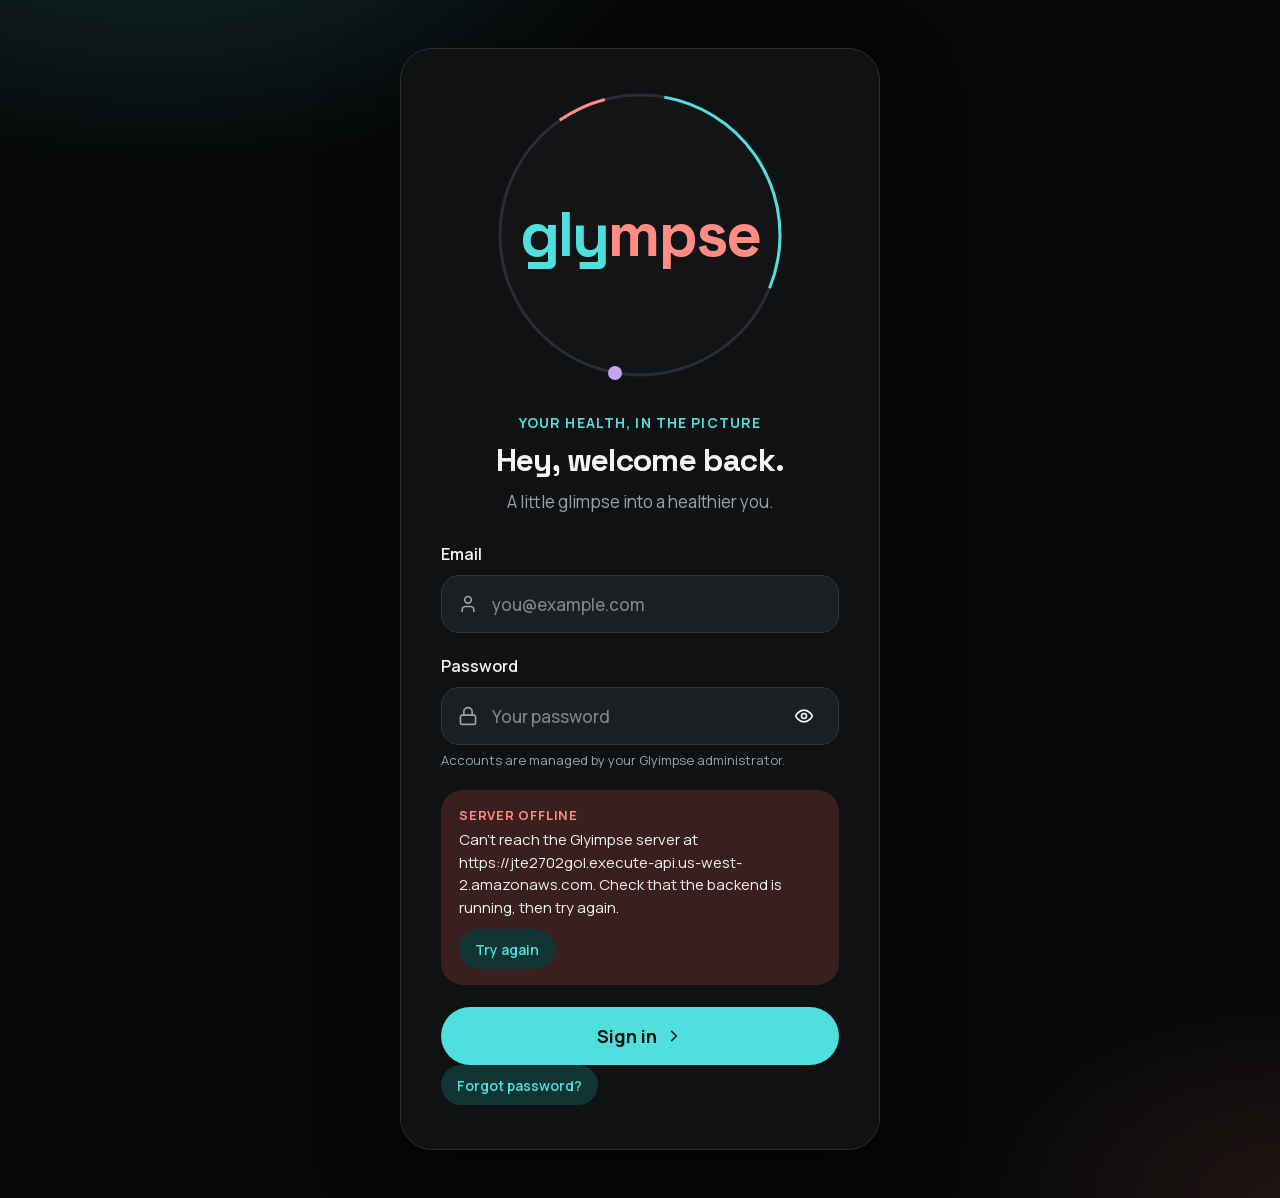
<file: frontend/index.html>
<!DOCTYPE html>
<html lang="en">
<head>
  <meta charset="utf-8">
  <meta name="viewport" content="width=device-width, initial-scale=1">
  <title>Glympse</title>
  <link rel="stylesheet" href="styles.css">
</head>
<body>
  <div class="page">
    <div class="app" id="app" aria-live="polite"></div>
  </div>
  <noscript><p class="noscript">Glympse needs JavaScript to run.</p></noscript>
  <script src="config.js"></script>
  <script src="api.js"></script>
  <script src="voice.js"></script>
  <script src="app.js"></script>
</body>
</html>
</file>
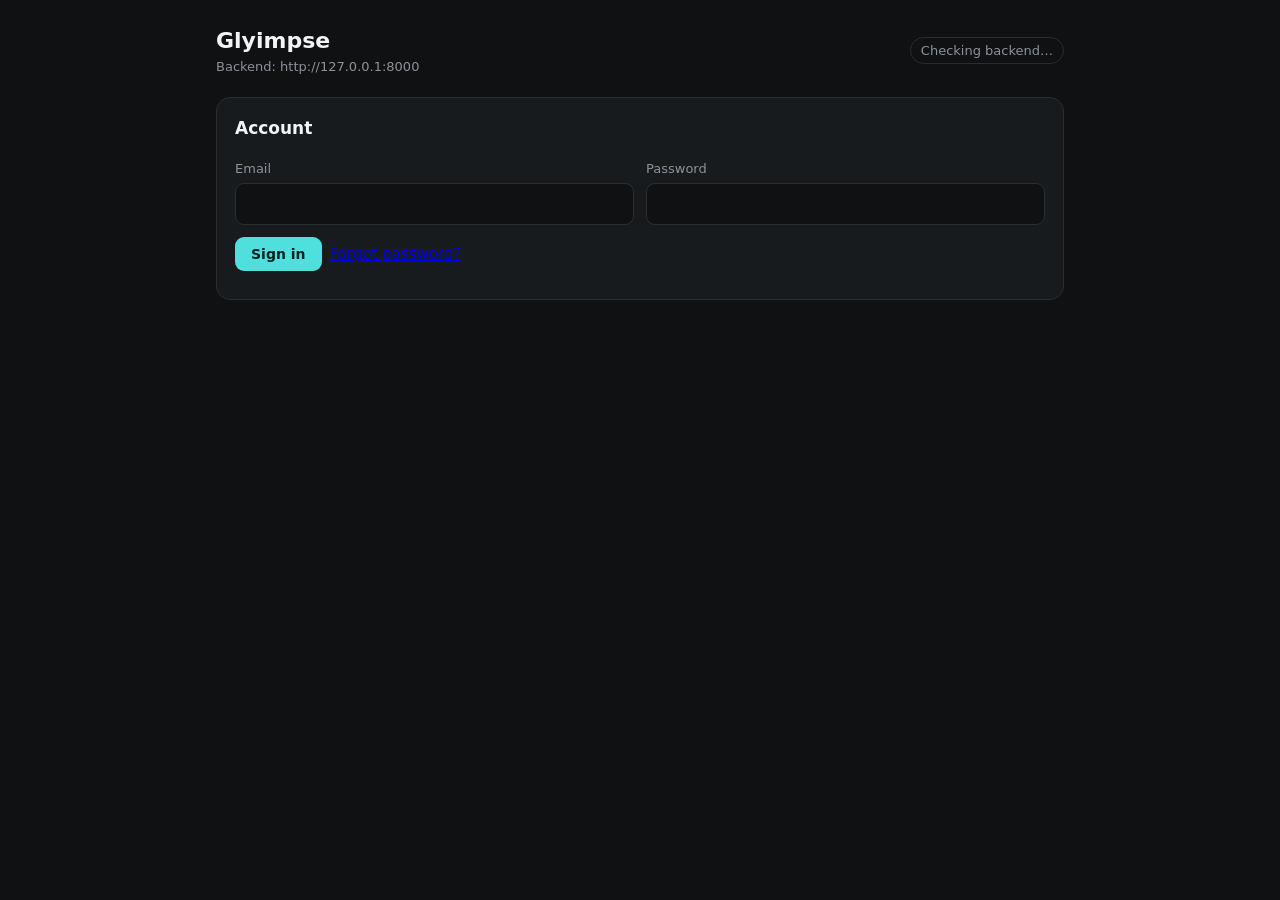
<file: frontend/local.html>
<!DOCTYPE html>
<html lang="en">
<head>
<meta charset="utf-8">
<meta name="viewport" content="width=device-width, initial-scale=1">
<title>Glyimpse — local backend</title>
<style>
  :root { --bg:#0f1113; --card:#181b1e; --line:#2a2d31; --text:#f2f4f5; --muted:#8a939b; --accent:#4fdfdc; --warn:#ff8b85; }
  * { box-sizing:border-box; }
  body { margin:0; background:var(--bg); color:var(--text); font:15px/1.5 system-ui, -apple-system, "Segoe UI", sans-serif; }
  main { max-width:880px; margin:0 auto; padding:24px 16px 64px; }
  header { display:flex; align-items:center; justify-content:space-between; gap:12px; margin-bottom:20px; }
  h1 { font-size:22px; margin:0; }
  h2 { font-size:17px; margin:0 0 8px; }
  h3 { font-size:15px; margin:16px 0 0; }
  section { background:var(--card); border:1px solid var(--line); border-radius:14px; padding:18px; margin-bottom:16px; }
  label { display:block; font-size:13px; color:var(--muted); margin:10px 0 4px; }
  input, textarea { width:100%; padding:9px 11px; border-radius:9px; border:1px solid var(--line); background:var(--bg); color:var(--text); font:inherit; }
  textarea { resize:vertical; font-family:ui-monospace, Consolas, monospace; font-size:13px; }
  button { margin:12px 8px 0 0; padding:9px 16px; border-radius:9px; border:0; background:var(--accent); color:#06201f; font-family:inherit; font-size:14px; font-weight:600; cursor:pointer; }
  button.secondary { background:transparent; color:var(--text); border:1px solid var(--line); }
  button:disabled { opacity:.5; cursor:wait; }
  .row { display:grid; grid-template-columns:1fr 1fr; gap:12px; }
  .pill { display:inline-block; padding:3px 10px; border-radius:999px; font-size:13px; border:1px solid var(--line); color:var(--muted); }
  .pill.ok { color:var(--accent); border-color:var(--accent); }
  .pill.bad { color:var(--warn); border-color:var(--warn); }
  .msg { margin-top:10px; font-size:14px; }
  .msg.error { color:var(--warn); }
  .muted { color:var(--muted); font-size:13px; }
  .short { color:var(--warn); }
  table { width:100%; border-collapse:collapse; margin-top:12px; font-size:14px; }
  th, td { text-align:left; padding:6px 8px; border-bottom:1px solid var(--line); vertical-align:top; }
  th { color:var(--muted); font-weight:500; }
  svg { margin-top:12px; }
  svg text { fill:var(--muted); font-size:11px; }
  .hidden { display:none; }
  @media (max-width:600px) { .row { grid-template-columns:1fr; } }
</style>
</head>
<body>
<main>
  <header>
    <div>
      <h1>Glyimpse</h1>
      <div class="muted" id="api-url"></div>
    </div>
    <span class="pill" id="health">Checking backend…</span>
  </header>

  <section>
    <h2>Account</h2>
    <div id="auth-form">
      <div class="row">
        <div><label for="email">Email</label><input id="email" type="email" autocomplete="username" maxlength="254"></div>
        <div><label for="password">Password</label><input id="password" type="password" autocomplete="current-password"></div>
      </div>
      <button id="signin">Sign in</button><a href="index.html">Forgot password?</a>
    </div>
    <div id="auth-done" class="hidden">
      <span class="pill ok">Signed in</span>
      <button id="signout" class="secondary">Sign out</button>
    </div>
    <div class="msg" id="auth-msg"></div>
  </section>

  <section id="history-card" class="hidden">
    <h2>Glucose history</h2>
    <p class="muted">CSV with <code>Date</code> and <code>CGM (mg / dl)</code> columns, one patient. New uploads merge with what's already saved.</p>
    <input id="csv" type="file" accept=".csv,text/csv">
    <button id="upload">Upload</button>
    <div class="msg" id="history-msg"></div>
    <div id="history-status"></div>
  </section>

  <section id="predict-card" class="hidden">
    <h2>Meal prediction</h2>
    <p class="muted">Times use the same clock as your CSV. Predictions start on day 8 of your history.</p>
    <div class="row">
      <div><label for="meal-time">Meal time</label><input id="meal-time" type="datetime-local" step="60"></div>
      <div><label for="meal">What you're eating</label><input id="meal" value="Rice 100 g Egg 50 g"></div>
    </div>
    <label for="recent">Recent CGM readings: minutes before meal, glucose (at least 4 within 30 minutes, latest within 5)</label>
    <textarea id="recent" rows="5">30, 118
20, 120
10, 122
0, 124</textarea>
    <button id="predict">Predict</button>
    <div class="msg" id="predict-msg"></div>
    <div id="prediction"></div>
  </section>

  <section id="explain-card" class="hidden">
    <h2>Daily top features</h2>
    <button id="explain" class="secondary">Refresh</button>
    <div class="msg" id="explain-msg"></div>
    <div id="explanations"></div>
  </section>
</main>

<script>
  window.GLYIMPSE_API_URL = new URLSearchParams(location.search).get('api') || 'http://127.0.0.1:8000';
</script>
<script src="api.js"></script>
<script>
const api = window.glyimpseAPI;
const $ = (id) => document.getElementById(id);
const esc = (s) => String(s).replace(/[&<>"']/g, (c) => ({ '&': '&amp;', '<': '&lt;', '>': '&gt;', '"': '&quot;', "'": '&#39;' }[c]));
const round = (n) => Math.round(n * 10) / 10;
const signed = (n) => (n >= 0 ? '+' : '') + round(n);
// Backend timestamps carry no offset and mean UTC; keep them on that clock instead of the browser's zone.
const parseClock = (s) => new Date(s + 'Z');
const formatClock = (d) => d.toISOString().slice(0, 19);
const DIRECTIONS = { higher: 'Raises glucose', lower: 'Lowers glucose', balanced: 'Mixed' };

function show(id, text, isError = false) {
  $(id).textContent = text;
  $(id).className = 'msg' + (isError ? ' error' : '');
}

async function run(button, msgId, task) {
  button.disabled = true;
  show(msgId, 'Working…');
  try {
    await task();
  } catch (err) {
    show(msgId, err.message, true);
    if (err.status === 401) renderSignedIn();
  } finally {
    button.disabled = false;
  }
}

async function refreshHealth() {
  const h = await api.checkHealth();
  const [text, cls] = h.status !== 'ok' ? ['Backend offline', 'bad']
    : h.shared_model_available ? ['Backend ready', 'ok'] : ['Model missing', 'bad'];
  $('health').textContent = text;
  $('health').className = 'pill ' + cls;
}

function renderSignedIn() {
  const signedIn = Boolean(api.token);
  $('auth-form').classList.toggle('hidden', signedIn);
  $('auth-done').classList.toggle('hidden', !signedIn);
  for (const id of ['history-card', 'predict-card', 'explain-card']) $(id).classList.toggle('hidden', !signedIn);
}

async function afterSignIn(text) {
  $('password').value = '';
  show('auth-msg', text);
  renderSignedIn();
  await Promise.all([loadHistory(), loadExplanations()]);
}

function renderHistory(h) {
  const counts = h.daily_cgm_counts;
  $('history-status').innerHTML = `
    <p>${h.rows} rows saved &nbsp;<span class="pill ${h.ready_for_day8 ? 'ok' : 'bad'}">${h.ready_for_day8 ? 'Ready for day 8' : 'Not ready for day 8'}</span></p>
    <p class="muted">Day 8 runs ${esc(h.day8_start.replace('T', ' '))} to ${esc(h.day8_end.replace('T', ' '))}. Each of days 1–7 needs at least 230 readings.</p>
    <table>
      <tr><th>Day</th>${counts.map((_, i) => `<th>${i + 1}</th>`).join('')}</tr>
      <tr><th>Readings</th>${counts.map((c) => `<td class="${c >= 230 ? '' : 'short'}">${c}</td>`).join('')}</tr>
    </table>`;
  if (!$('meal-time').value) {
    $('meal-time').value = formatClock(new Date(parseClock(h.day8_start).getTime() + 3600e3)).slice(0, 16);
  }
}

async function loadHistory() {
  try {
    renderHistory(await api.getHistory());
  } catch (err) {
    if (err.status === 409) {
      $('history-status').innerHTML = '<p class="muted">No history saved yet.</p>';
    } else {
      show('history-msg', err.message, true);
      if (err.status === 401) renderSignedIn();
    }
  }
}

function recentReadings(mealTime) {
  return $('recent').value.split('\n').map((line) => line.trim()).filter(Boolean).map((line) => {
    const [minutes, glucose] = line.split(/[,\s]+/).map(Number);
    if (!Number.isFinite(minutes) || !Number.isFinite(glucose)) {
      throw new Error(`Can't read "${line}"; use: minutes before meal, glucose`);
    }
    return { timestamp: formatClock(new Date(mealTime.getTime() - minutes * 60e3)), glucose };
  });
}

function chart(points) {
  const W = 560, H = 200, left = 40, right = 16, top = 14, bottom = 26;
  const values = points.map((p) => p.glucose);
  const lo = Math.floor((Math.min(...values) - 10) / 10) * 10;
  const hi = Math.ceil((Math.max(...values) + 10) / 10) * 10;
  const maxMinutes = Math.max(...points.map((p) => p.minutes));
  const x = (m) => left + (m / maxMinutes) * (W - left - right);
  const y = (g) => top + (1 - (g - lo) / (hi - lo)) * (H - top - bottom);
  const line = points.map((p) => `${x(p.minutes).toFixed(1)},${y(p.glucose).toFixed(1)}`).join(' ');
  return `<svg viewBox="0 0 ${W} ${H}" width="100%" role="img" aria-label="Predicted glucose after the meal">
    <line x1="${left}" x2="${W - right}" y1="${y(lo)}" y2="${y(lo)}" stroke="#2a2d31"/>
    <line x1="${left}" x2="${W - right}" y1="${y(hi)}" y2="${y(hi)}" stroke="#2a2d31" stroke-dasharray="3 4"/>
    <text x="${left - 6}" y="${y(hi) + 4}" text-anchor="end">${hi}</text>
    <text x="${left - 6}" y="${y(lo) + 4}" text-anchor="end">${lo}</text>
    ${points.map((p) => `<text x="${x(p.minutes)}" y="${H - 8}" text-anchor="middle">${p.minutes ? '+' + p.minutes + 'm' : 'meal'}</text>`).join('')}
    <polyline points="${line}" fill="none" stroke="#4fdfdc" stroke-width="2.5"/>
    ${points.map((p) => `<circle cx="${x(p.minutes)}" cy="${y(p.glucose)}" r="4" fill="#4fdfdc"><title>${round(p.glucose)} mg/dL</title></circle>`).join('')}
  </svg>`;
}

function renderPrediction(p) {
  const points = [{ minutes: 0, glucose: p.baseline_glucose },
    ...p.predictions.map((x) => ({ minutes: x.minutes_after_meal, glucose: x.glucose_mg_dl }))];
  const rows = p.predictions.map((x) => `<tr>
    <td>+${x.minutes_after_meal} min</td><td>${round(x.glucose_mg_dl)}</td><td>${signed(x.change_mg_dl)}</td>
    <td>${x.top_features.map((f) => `${esc(f.feature)} (${signed(f.contribution_mg_dl)})`).join(', ') || '—'}</td></tr>`).join('');
  $('prediction').innerHTML = `
    <p>Starting at <strong>${round(p.baseline_glucose)} mg/dL</strong> on day ${p.day}.
      ${p.personalized ? `Personalized from ${p.personal_training_meals} of your meals.`
        : `Population model only: ${p.personal_training_meals} usable personal meals, 5 needed to personalize.`}</p>
    ${chart(points)}
    <table><tr><th>Time</th><th>Glucose (mg/dL)</th><th>Change</th><th>Top contributors (mg/dL)</th></tr>${rows}</table>`;
}

async function loadExplanations() {
  try {
    const e = await api.getDailyExplanations();
    show('explain-msg', '');
    if (!e.days.length) {
      $('explanations').innerHTML = `<p class="muted">${esc(e.message || 'No predictions yet.')}</p>`;
      return;
    }
    $('explanations').innerHTML = e.days.map((d) => `<h3>Day ${d.day}</h3>
      <table><tr><th>#</th><th>Feature</th><th>Average size (mg/dL)</th><th>Effect</th><th>Forecast points</th></tr>
      ${d.top_features.map((f) => `<tr><td>${f.rank}</td><td>${esc(f.feature)}</td><td>${round(f.importance_mg_dl)}</td>
        <td>${DIRECTIONS[f.direction] || esc(f.direction)}</td><td>${f.prediction_count}</td></tr>`).join('')}
      </table>`).join('') + `<p class="muted">${esc(e.meaning)}</p>`;
  } catch (err) {
    show('explain-msg', err.message, true);
    if (err.status === 401) renderSignedIn();
  }
}

$('signin').onclick = (e) => run(e.target, 'auth-msg', async () => {
  await api.signIn($('email').value.trim(), $('password').value);
  await afterSignIn('Signed in.');
});

$('signout').onclick = () => {
  api.signOut();
  show('auth-msg', 'Signed out.');
  renderSignedIn();
};

$('upload').onclick = (e) => run(e.target, 'history-msg', async () => {
  const file = $('csv').files[0];
  if (!file) throw new Error('Choose a CSV file first');
  renderHistory(await api.uploadHistoryCSV(file));
  show('history-msg', `Uploaded ${file.name}.`);
  await loadExplanations();
});

$('predict').onclick = (e) => run(e.target, 'predict-msg', async () => {
  if (!$('meal-time').value) throw new Error('Pick a meal time');
  const mealTime = parseClock($('meal-time').value);
  renderPrediction(await api.predict(formatClock(mealTime), $('meal').value.trim(), recentReadings(mealTime)));
  show('predict-msg', '');
  await loadExplanations();
});

$('explain').onclick = (e) => run(e.target, 'explain-msg', loadExplanations);

$('api-url').textContent = 'Backend: ' + api.baseUrl;
renderSignedIn();
refreshHealth();
if (api.token) {
  loadHistory();
  loadExplanations();
}
</script>
</body>
</html>
</file>
<file: frontend/styles.css>
/* Glympse — extracted from the original design bundle (frontend/design/glympse-bundle.html). */

@font-face { font-family: 'Manrope'; font-style: normal; font-weight: 400 700; font-display: swap;
  src: url("fonts/manrope-latin-ext.woff2") format('woff2');
  unicode-range: U+0100-02BA, U+02BD-02C5, U+02C7-02CC, U+02CE-02D7, U+02DD-02FF, U+0304, U+0308, U+0329, U+1D00-1DBF, U+1E00-1E9F, U+1EF2-1EFF, U+2020, U+20A0-20AB, U+20AD-20C4, U+2113, U+2C60-2C7F, U+A720-A7FF; }
@font-face { font-family: 'Manrope'; font-style: normal; font-weight: 400 700; font-display: swap;
  src: url("fonts/manrope-latin.woff2") format('woff2');
  unicode-range: U+0000-00FF, U+0131, U+0152-0153, U+02BB-02BC, U+02C6, U+02DA, U+02DC, U+0304, U+0308, U+0329, U+2000-206F, U+20AC, U+2122, U+2191, U+2193, U+2212, U+2215, U+FEFF, U+FFFD; }
@font-face { font-family: 'Space Grotesk'; font-style: normal; font-weight: 500 700; font-display: swap;
  src: url("fonts/space-grotesk-latin-ext.woff2") format('woff2');
  unicode-range: U+0100-02BA, U+02BD-02C5, U+02C7-02CC, U+02CE-02D7, U+02DD-02FF, U+0304, U+0308, U+0329, U+1D00-1DBF, U+1E00-1E9F, U+1EF2-1EFF, U+2020, U+20A0-20AB, U+20AD-20C4, U+2113, U+2C60-2C7F, U+A720-A7FF; }
@font-face { font-family: 'Space Grotesk'; font-style: normal; font-weight: 500 700; font-display: swap;
  src: url("fonts/space-grotesk-latin.woff2") format('woff2');
  unicode-range: U+0000-00FF, U+0131, U+0152-0153, U+02BB-02BC, U+02C6, U+02DA, U+02DC, U+0304, U+0308, U+0329, U+2000-206F, U+20AC, U+2122, U+2191, U+2193, U+2212, U+2215, U+FEFF, U+FFFD; }

:root {
  --bg-outer: #060708; --bg: #0f1113; --surface: #1f2225; --surface-2: #25282c; --surface-3: #2a2d31;
  --sheet: #121416; --nav: #1c1f22; --line: #24272b; --border: #33373b;
  --text: #f2f4f5; --text-2: #e3e7ea; --muted: #c3cad0; --muted-2: #9aa3ab; --muted-3: #7d868e; --disabled: #5c636a;
  --teal: #4fdfdc; --teal-deep: #103534; --teal-dash: #2f6d69; --teal-zone: #172022;
  --coral: #ff8b85; --coral-deep: #3a1f1f; --green: #5ee3a0; --green-deep: #14302a;
  --lilac: #c4a5f5; --lilac-deep: #221f2b; --yellow: #f5c84c;
  --display: 'Space Grotesk', sans-serif; --body: 'Manrope', system-ui, sans-serif;
}

* { box-sizing: border-box; }
body { margin: 0; background: var(--bg-outer); -webkit-font-smoothing: antialiased; }
input::placeholder, textarea::placeholder { color: var(--muted-3); }
:focus-visible { outline: 2px solid var(--teal); outline-offset: 2px; }
a { color: var(--teal); } a:hover { color: var(--text); }
button { font-family: var(--body); }
button:disabled { cursor: default; }
@keyframes gl-pulse { 0%, 100% { opacity: .35; } 50% { opacity: 1; } }
.pulse { animation: gl-pulse 1.2s ease-in-out infinite; }
.noscript { color: var(--muted); font-family: var(--body); text-align: center; }

.page { min-height: 100vh; background: var(--bg-outer); display: flex; justify-content: center;
  font-family: var(--body); color: var(--text); }
.app { position: relative; width: 100%; max-width: 440px; min-height: 100vh; background: var(--bg); padding-bottom: 120px; }
.app.no-nav { padding-bottom: 0; }
main { padding: 20px 20px 0; }
main.signin { padding: 24px 28px 40px; }
.today-chart { margin-top: 28px; }
.nav-brand, .fab-label, .log-placeholder { display: none; }
.profile-hint { text-align: center; }
.today-alert:empty { display: none; }

/* ---------- type ---------- */
.brand { font-family: var(--display); font-weight: 700; font-size: 34px; letter-spacing: -0.03em; line-height: 1.1; }
.brand .g { color: var(--teal); } .brand .m { color: var(--coral); }
.eyebrow { font-size: 14px; letter-spacing: 0.08em; color: var(--teal); font-weight: 700; }
.title { font-family: var(--display); font-weight: 700; font-size: 32px; letter-spacing: -0.02em; margin: 4px 0 18px; }
.title.lg { font-size: 34px; margin: 4px 0 0; }
.lede { margin: 8px 0 0; font-size: 15px; line-height: 1.5; color: var(--muted); }
h2.section { font-size: 19px; font-weight: 700; margin: 30px 0 12px; }
h2.section.tight { margin-bottom: 4px; }
h2.display { font-family: var(--display); font-size: 22px; font-weight: 700; margin: 30px 0 4px; }
.note { font-size: 12px; color: var(--muted-3); margin: 20px 0 0; line-height: 1.5; }
.muted { color: var(--muted-2); } .small { font-size: 13px; }
.num { font-family: var(--display); font-weight: 700; }
.divider { height: 1px; background: var(--line); margin: 24px 0; }

/* ---------- header / chips ---------- */
.top { display: flex; justify-content: space-between; align-items: flex-start; gap: 12px; }
.top.center { align-items: center; }
.greet { font-size: 15px; color: var(--muted); }
.icon-btn { position: relative; width: 52px; height: 52px; border-radius: 50%; border: none; background: var(--surface);
  color: var(--text); display: flex; align-items: center; justify-content: center; cursor: pointer; }
.icon-btn .badge { position: absolute; top: 13px; right: 13px; width: 8px; height: 8px; border-radius: 50%; background: var(--yellow); }
.status-row { display: flex; justify-content: space-between; align-items: center; margin-top: 28px; gap: 10px; }
.live { display: flex; align-items: center; gap: 10px; font-size: 14px; letter-spacing: 0.04em; color: var(--muted); font-weight: 500; text-transform: uppercase; }
.live .dot { width: 7px; height: 7px; border-radius: 50%; background: #2fbf71; flex: 0 0 auto; }
.live .dot.off { background: var(--coral); }
.pill { padding: 6px 12px; border-radius: 14px; background: var(--teal-deep); color: var(--teal); font-size: 14px; font-weight: 600; white-space: nowrap; }
.pill.high { background: var(--coral-deep); color: var(--coral); }
.pill.low { background: var(--lilac-deep); color: var(--lilac); }
.outline-chip { padding: 7px 14px; border-radius: 16px; border: 1px solid var(--border); font-size: 12px; color: var(--muted); letter-spacing: 0.04em; }
.chip { flex: 0 0 auto; padding: 5px 10px; border-radius: 12px; font-size: 13px; font-weight: 600; }
.chip.ok { background: var(--green-deep); color: var(--green); }
.chip.spike { background: var(--coral-deep); color: var(--coral); }
.chip.warn { background: #3a311a; color: var(--yellow); }
.chip.neutral { background: var(--surface-2); color: var(--muted); }

/* ---------- ring ---------- */
.ring { position: relative; margin: 18px auto 0; width: 100%; max-width: 360px; aspect-ratio: 1; }
.ring svg { width: 100%; height: 100%; display: block; }
.ring-center { position: absolute; inset: 0; display: flex; flex-direction: column; align-items: center; justify-content: center; text-align: center; }
.ring-value { font-family: var(--display); font-weight: 700; font-size: 76px; line-height: 1; letter-spacing: -0.03em; margin-top: 6px; }
.ring-unit { font-size: 18px; color: var(--muted); margin-top: 4px; }
.ring-trend { font-size: 18px; font-weight: 700; margin-top: 18px; color: var(--teal); }
.ring-trend.up { color: var(--coral); } .ring-trend.down { color: var(--lilac); }
.legend { display: flex; justify-content: center; gap: 18px; font-size: 13px; color: var(--muted-2); margin-top: 6px; flex-wrap: wrap; }
.legend span { display: flex; align-items: center; gap: 6px; }
.legend i { width: 10px; height: 10px; border-radius: 50%; display: inline-block; }
.legend.sm { justify-content: flex-start; margin-top: 18px; } .legend.sm i { width: 6px; height: 6px; }

/* ---------- cards ---------- */
.card { background: var(--surface); border-radius: 22px; padding: 18px; }
.card + .card { margin-top: 10px; }
.card.mt { margin-top: 24px; }
.card-head { display: flex; justify-content: space-between; align-items: baseline; gap: 10px; }
.card-title { font-size: 17px; font-weight: 700; }
.card p { margin: 10px 0 0; font-size: 14px; line-height: 1.5; color: var(--muted); }
.segs { display: grid; grid-template-columns: repeat(8, minmax(0, 1fr)); gap: 4px; margin-top: 12px; }
.segs span { height: 6px; border-radius: 3px; background: var(--border); }
.seg-labels { display: flex; justify-content: space-between; font-size: 12px; color: var(--muted-3); margin-top: 6px; }
.stats3 { display: grid; grid-template-columns: repeat(3, minmax(0, 1fr)); gap: 10px; }
.stat { background: var(--surface); border-radius: 22px; padding: 18px 16px; }
.stat .num { font-size: 28px; }
.stat .lbl { font-size: 14px; color: var(--muted); margin-top: 2px; }
.banner { margin: -4px 0 18px; border-radius: 22px; padding: 16px 18px; background: var(--surface); }
.banner .eyebrow { font-size: 13px; letter-spacing: 0.06em; }
.banner p { margin: 6px 0 0; font-size: 15px; line-height: 1.5; color: var(--text-2); }
.alert { margin-top: 20px; border-radius: 22px; padding: 16px 18px; background: var(--coral-deep); color: var(--text); font-size: 15px; line-height: 1.5; }
.alert strong { color: var(--coral); display: block; font-size: 13px; letter-spacing: 0.06em; margin-bottom: 4px; }
.alert .link-btn { margin-top: 10px; }
.info { margin-top: 20px; border-radius: 22px; padding: 18px; background: var(--surface); font-size: 15px; color: var(--muted); }

/* ---------- chart ---------- */
.chart svg { width: 100%; height: auto; display: block; background: #12201d; border-radius: 4px; }
.chart-labels { display: flex; justify-content: space-between; padding: 12px 4px 0 4px; font-size: 13px; color: var(--muted); }
.empty-chart { height: 150px; border-radius: 4px; background: #12201d; display: flex; align-items: center; justify-content: center; color: var(--muted-2); font-size: 14px; text-align: center; padding: 20px; }

/* ---------- lists ---------- */
.row { display: flex; align-items: center; gap: 14px; padding: 12px 0; border-bottom: 1px solid var(--line); }
.row .grow { flex: 1; min-width: 0; }
.row .name { font-size: 16px; font-weight: 700; overflow-wrap: anywhere; }
.row .sub { font-size: 13px; color: var(--muted-2); }
.thumb { width: 44px; height: 44px; flex: 0 0 auto; border-radius: 14px; display: flex; align-items: center; justify-content: center;
  background: repeating-linear-gradient(135deg, #1f2225 0 6px, #25292d 6px 12px); font-family: var(--display); font-weight: 700; color: var(--muted-2); }
.thumb.lg { width: 70px; height: 70px; font-size: 20px; background: repeating-linear-gradient(135deg, #1f2225 0 7px, #25292d 7px 14px); }
.thumb.pill-ic { background: var(--lilac-deep); color: var(--lilac); }
.source { display: flex; align-items: center; gap: 14px; background: var(--surface-3); border-radius: 22px; padding: 14px 16px; }
.source + .source { margin-top: 10px; }
.source .ic { width: 44px; height: 44px; flex: 0 0 auto; border-radius: 50%; background: var(--teal-deep); color: var(--teal); display: flex; align-items: center; justify-content: center; }
.source .grow { flex: 1; min-width: 0; }
.source .name { font-size: 16px; font-weight: 600; }
.source .sub { font-size: 14px; color: var(--muted-2); overflow-wrap: anywhere; }
.synced { display: flex; align-items: center; gap: 6px; color: var(--green); font-size: 15px; font-weight: 500; }
.synced.bad { color: var(--coral); }
.empty { font-size: 15px; color: var(--muted-2); margin: 8px 0 0; }

/* ---------- buttons ---------- */
.cta { width: 100%; display: flex; align-items: center; gap: 16px; text-align: left; background: #0f2523; border: 1px dashed var(--teal-dash);
  border-radius: 22px; padding: 20px; color: var(--text); cursor: pointer; }
.cta .ic { width: 60px; height: 60px; flex: 0 0 auto; border-radius: 50%; background: var(--teal); color: var(--bg); display: flex; align-items: center; justify-content: center; }
.cta b { display: block; font-size: 17px; }
.cta small { display: block; font-size: 15px; color: var(--muted); margin-top: 2px; }
.btn { width: 100%; height: 52px; margin-top: 22px; border-radius: 26px; border: none; background: var(--teal); color: var(--bg);
  font: 700 17px var(--body); cursor: pointer; display: flex; align-items: center; justify-content: center; gap: 8px; }
.btn:disabled { opacity: .45; }
.btn.lg { height: 58px; border-radius: 29px; font-size: 18px; }
.btn.secondary { background: var(--teal-deep); color: var(--teal); }
.btn.ghost { background: transparent; border: 1px solid var(--border); color: var(--text); }
.btn.danger { background: var(--coral); }
.link-btn { height: 40px; padding: 0 16px; border-radius: 20px; border: none; background: var(--teal-deep); color: var(--teal); font: 600 14px var(--body); cursor: pointer; }
.sample-btn { margin-top: 10px; width: 100%; min-height: 44px; border-radius: 22px; border: 1px solid var(--surface-3); background: transparent; color: var(--muted); font: 600 14px var(--body); cursor: pointer; }

/* ---------- forms ---------- */
.field { margin-top: 16px; }
.field label, .label { display: block; font-size: 14px; color: var(--muted); margin-bottom: 8px; }
.input { width: 100%; height: 52px; border-radius: 20px; border: 1px solid var(--border); background: var(--surface-2); color: var(--text);
  padding: 0 16px; font: 500 16px var(--body); color-scheme: dark; }
textarea.input { height: auto; min-height: 96px; padding: 14px 16px; resize: vertical; line-height: 1.45; }
.hint { font-size: 13px; color: var(--muted-2); margin-top: 6px; line-height: 1.45; }
select.input { appearance: auto; cursor: pointer; }
.input.sm { width: auto; height: 40px; border-radius: 20px; padding: 0 12px; font-size: 14px; }
.food-row { display: flex; gap: 8px; align-items: center; margin-top: 8px; }
.food-row .input { flex: 1 1 auto; min-width: 0; }
.food-row .input.portion { flex: 0 0 120px; }
.icon-btn.sm { width: 40px; height: 40px; flex: 0 0 40px; display: flex; align-items: center; justify-content: center; color: var(--muted); cursor: pointer; }
.icon-btn.sm:disabled { opacity: .35; }
.live-bar { margin-top: 14px; border-radius: 22px; padding: 14px 16px; background: var(--surface); }
.live-now { display: flex; align-items: center; gap: 10px; font-weight: 700; font-size: 15px; }
.live-now .dot { width: 8px; height: 8px; border-radius: 50%; background: #2fbf71; flex: 0 0 auto; animation: gl-pulse 1.2s ease-in-out infinite; }
.live-now .dot.off { background: var(--muted-3); animation: none; }
.live-controls { display: flex; flex-wrap: wrap; gap: 8px; margin-top: 10px; align-items: center; }
.link-btn.ghost { background: transparent; border: 1px solid var(--border); color: var(--muted); }
.link-btn:disabled { opacity: .45; }
.tabs { display: grid; grid-template-columns: repeat(3, minmax(0, 1fr)); gap: 4px; background: var(--surface-2); border-radius: 26px; padding: 5px; }
.tabs button { height: 44px; border-radius: 22px; border: none; background: transparent; color: var(--muted);
  display: flex; align-items: center; justify-content: center; gap: 8px; font: 500 16px var(--body); cursor: pointer; }
.tabs button[aria-selected="true"] { background: var(--teal); color: var(--bg); }
.chips { display: flex; flex-wrap: wrap; gap: 8px; margin-top: 18px; }
.chips button { min-height: 38px; padding: 6px 14px; border-radius: 19px; border: 1px solid var(--border); background: transparent; color: var(--text);
  font: 500 14px var(--body); cursor: pointer; text-align: left; }
.dropzone { position: relative; margin-top: 12px; display: flex; flex-direction: column; align-items: center; justify-content: center; gap: 6px;
  min-height: 150px; border: 2px dashed var(--teal-dash); border-radius: 28px; background: var(--teal-zone); cursor: pointer; text-align: center; padding: 20px; }
.dropzone input { position: absolute; width: 1px; height: 1px; opacity: 0; }
.dropzone b { font-size: 18px; margin-top: 8px; } .dropzone span { font-size: 15px; color: var(--muted-2); }
.field-box { display: flex; align-items: center; gap: 12px; height: 58px; border-radius: 18px; border: 1px solid var(--border); background: var(--nav); padding: 0 16px; color: var(--muted-2); }
.field-box input { flex: 1; min-width: 0; height: 100%; border: none; background: transparent; color: var(--text); font: 500 17px var(--body); outline-offset: -2px; }
.field-box button { width: 36px; height: 36px; border: none; background: transparent; color: var(--text); cursor: pointer; display: flex; align-items: center; justify-content: center; }
.signin-label { display: block; font-size: 16px; font-weight: 600; margin: 22px 0 10px; }
.switch { width: 60px; height: 34px; border-radius: 17px; border: none; background: var(--border); padding: 4px; display: flex; justify-content: flex-start; cursor: pointer; flex: 0 0 auto; }
.switch span { width: 26px; height: 26px; border-radius: 50%; background: #e8edf0; }
.switch[aria-checked="true"] { background: var(--teal); justify-content: flex-end; }
.switch.sm { width: 50px; height: 28px; border-radius: 14px; } .switch.sm span { width: 20px; height: 20px; background: var(--bg); }

/* ---------- forecast ---------- */
.pred { margin-top: 20px; border-radius: 22px; padding: 18px; background: var(--green-deep); }
.pred.spike { background: var(--coral-deep); }
.pred.moderate { background: #2e2717; }
.pred .eyebrow-sm { font-size: 14px; color: var(--muted); }
.pred .verdict { font-family: var(--display); font-weight: 700; font-size: 30px; color: var(--green); margin-top: 2px; }
.pred.spike .verdict { color: var(--coral); } .pred.moderate .verdict { color: var(--yellow); }
.facts { display: flex; flex-wrap: wrap; gap: 6px 18px; margin-top: 8px; font-size: 14px; color: var(--muted); }
.facts strong { color: var(--text); }
.horizons { display: grid; grid-template-columns: repeat(4, minmax(0, 1fr)); gap: 6px; margin-top: 14px; }
.hz { background: var(--bg); border-radius: 14px; padding: 10px 4px; text-align: center; }
.card .hz { background: var(--surface-2); }
.hz .l { font-size: 12px; color: var(--muted-2); } .hz .v { font-family: var(--display); font-weight: 700; font-size: 21px; }
.hz .v.high { color: var(--coral); } .hz .v.low { color: var(--lilac); } .hz .c { font-size: 11px; color: var(--muted-2); }
.hz .c b { color: var(--text); font-weight: 700; } .hz .c b.high { color: var(--coral); } .hz .c b.low { color: var(--lilac); }
.pred .peak { margin: 10px 0 0; font-size: 15px; line-height: 1.45; color: var(--text); font-weight: 600; }
.pred .meta { margin: 4px 0 0; font-size: 13px; color: var(--muted); line-height: 1.45; }
.pred .tip { margin: 12px 0 0; font-size: 15px; line-height: 1.45; color: var(--text-2); }
.drivers { margin: 14px 0 0; padding: 0; list-style: none; }
.drivers li { display: flex; justify-content: space-between; gap: 12px; padding: 8px 0; border-top: 1px solid rgba(255,255,255,0.06); font-size: 14px; color: var(--text-2); }
.drivers li b { font-family: var(--display); white-space: nowrap; }
.drivers .up { color: var(--coral); } .drivers .down { color: var(--green); }

/* ---------- calendar / sheet ---------- */
.cal-head { display: flex; justify-content: space-between; align-items: center; margin-top: 30px; }
.cal-head h2 { font-family: var(--display); font-weight: 700; font-size: 24px; margin: 0; }
.cal-grid { display: grid; grid-template-columns: repeat(7, minmax(0, 1fr)); margin-top: 18px; row-gap: 8px; text-align: center; }
.cal-grid button { height: 58px; border: none; background: transparent; display: flex; align-items: center; justify-content: center; cursor: pointer; padding: 0; }
.cal-cell { width: 58px; max-width: 100%; height: 50px; border-radius: 25px; display: flex; flex-direction: column; align-items: center; justify-content: center;
  gap: 5px; font-size: 17px; font-weight: 500; color: var(--text); }
.cal-cell.today { background: var(--teal); color: var(--bg); }
.cal-cell.sel { background: var(--surface-2); }
.cal-dots { display: flex; gap: 4px; height: 5px; } .cal-dots i { width: 5px; height: 5px; border-radius: 50%; display: inline-block; }
.scrim { position: fixed; inset: 0; background: rgba(0,0,0,0.6); z-index: 30; }
.sheet { position: fixed; left: 50%; transform: translateX(-50%); bottom: 0; width: 100%; max-width: 440px; max-height: 80vh; overflow-y: auto;
  background: var(--sheet); border: 1px solid var(--surface-3); border-bottom: none; border-radius: 32px 32px 0 0; padding: 14px 20px 32px; z-index: 31; }
.grab { display: block; margin: 0 auto; width: 120px; height: 20px; border: none; background: transparent; cursor: pointer; padding: 6px 0; }
.grab span { display: block; height: 7px; border-radius: 4px; background: #2f3a44; }
.sheet h2 { font-family: var(--display); font-weight: 700; font-size: 26px; margin: 16px 0 4px; }
.tiles2 { display: grid; grid-template-columns: repeat(2, minmax(0, 1fr)); gap: 14px; margin-top: 16px; }
.tile { border-radius: 14px; padding: 18px; } .tile.teal { background: var(--teal-deep); } .tile.lilac { background: var(--lilac-deep); display: flex; flex-direction: column; justify-content: center; }
.tile .big { font-family: var(--display); font-weight: 700; font-size: 34px; }
.totals { display: grid; grid-template-columns: repeat(3, minmax(0, 1fr)); text-align: center; padding-top: 22px; }
.totals .num { font-size: 26px; } .totals .lbl { font-size: 15px; color: var(--muted-2); }

/* ---------- profile ---------- */
.avatar { position: relative; width: 136px; height: 136px; border-radius: 50%; border: 2px solid var(--lilac); background: #1f2228;
  display: flex; align-items: center; justify-content: center; color: var(--lilac); }
.avatar .heart { position: absolute; right: -2px; bottom: 6px; width: 36px; height: 36px; border-radius: 50%; background: var(--coral); border: 3px solid var(--bg);
  display: flex; align-items: center; justify-content: center; color: var(--bg); }
.profile-stats { display: grid; grid-template-columns: repeat(3, minmax(0, 1fr)); text-align: center; border-top: 1px solid var(--line); border-bottom: 1px solid var(--line); padding: 24px 0; margin-top: 22px; }
.profile-stats .num { font-size: 30px; } .profile-stats .lbl { font-size: 15px; color: var(--muted); }
.coverage { display: grid; grid-template-columns: repeat(7, minmax(0, 1fr)); gap: 6px; margin-top: 12px; }
.coverage div { text-align: center; font-size: 11px; color: var(--muted-2); }
.coverage .bar { height: 40px; border-radius: 8px; background: var(--surface-2); position: relative; overflow: hidden; margin-bottom: 4px; }
.coverage .bar i { position: absolute; left: 0; right: 0; bottom: 0; background: var(--teal); }
.coverage .bar.short i { background: var(--coral); }
.kv { display: grid; grid-template-columns: auto 1fr; gap: 6px 14px; font-size: 14px; margin-top: 12px; }
.kv dt { color: var(--muted-2); } .kv dd { margin: 0; text-align: right; overflow-wrap: anywhere; }

/* ---------- toast / nav ---------- */
.toast { position: fixed; left: 50%; transform: translateX(-50%); bottom: 112px; z-index: 25; padding: 12px 18px; border-radius: 22px;
  background: var(--teal-deep); color: var(--teal); font-size: 15px; font-weight: 600; border: 1px solid var(--teal-dash); max-width: 90vw; }
.toast.bad { background: var(--coral-deep); color: var(--coral); border-color: #5c2b2e; }
nav.main { position: fixed; left: 50%; transform: translateX(-50%); bottom: 0; width: 100%; max-width: 440px; height: 96px; background: var(--nav);
  border-top: 1px solid var(--surface-3); display: grid; grid-template-columns: repeat(6, minmax(0, 1fr)); align-items: center; padding: 0 6px 6px; z-index: 20; }
nav.main button.tab { border: none; background: transparent; color: var(--muted-2); display: flex; flex-direction: column; align-items: center; gap: 6px;
  font: 500 13px var(--body); cursor: pointer; padding: 6px 0; }
nav.main button.tab span { width: 48px; height: 36px; border-radius: 18px; display: flex; align-items: center; justify-content: center; }
nav.main button.tab[aria-current] { color: var(--teal); } nav.main button.tab[aria-current] span { background: var(--teal-deep); }
.fab-wrap { display: flex; justify-content: center; }
.fab { width: 72px; height: 72px; margin-top: -34px; border-radius: 50%; border: none; background: var(--teal); color: var(--bg); display: flex;
  align-items: center; justify-content: center; cursor: pointer; box-shadow: 0 0 0 6px var(--nav); }

/* ---------- forecast "i" pop-up ---------- */
.pred-head { display: flex; align-items: center; justify-content: space-between; gap: 12px; }
.info-btn { flex: none; width: 30px; height: 30px; border-radius: 50%; border: 1.5px solid currentColor; background: transparent;
  color: var(--muted); font: italic 700 15px Georgia, serif; cursor: pointer; transition: color .15s, background .15s; }
.info-btn:hover, .info-btn:focus-visible { color: var(--text); background: rgba(255,255,255,0.06); }
.pred.plain { background: transparent; padding: 0; margin-top: 8px; }

/* ---------- smartwatch companion ---------- */
.watch-scrim { position: fixed; inset: 0; z-index: 40; background: radial-gradient(600px 400px at 50% 30%, rgba(79,223,220,0.10), rgba(0,0,0,0.72)); }
.watch-drop { position: fixed; z-index: 41; top: 24px; left: 50%; transform: translateX(-50%); display: flex; flex-direction: column; align-items: center; }
.watch-drop.enter { animation: watch-drop .75s cubic-bezier(.2, 1.35, .4, 1) both; }
@keyframes watch-drop { from { transform: translate(-50%, -130%) rotate(-8deg); opacity: 0; } 60% { opacity: 1; } to { transform: translate(-50%, 0) rotate(0); } }
.watch { position: relative; display: flex; flex-direction: column; align-items: center; filter: drop-shadow(0 30px 50px rgba(0,0,0,0.55)); }
.watch.buzz { animation: watch-buzz .5s ease-in-out .8s 2; }
@keyframes watch-buzz { 0%, 100% { transform: translateX(0); } 20% { transform: translateX(-4px) rotate(-1deg); } 40% { transform: translateX(4px) rotate(1deg); }
  60% { transform: translateX(-3px); } 80% { transform: translateX(3px); } }
.w-strap { width: 150px; height: 70px; background: linear-gradient(90deg, #15181b, #23282d 50%, #15181b); }
.w-strap.top { border-radius: 26px 26px 6px 6px; margin-bottom: -10px;
  background-image: linear-gradient(90deg, #15181b, #23282d 50%, #15181b), repeating-linear-gradient(0deg, transparent 0 12px, rgba(255,255,255,0.03) 12px 13px); }
.w-strap.bottom { border-radius: 6px 6px 26px 26px; margin-top: -10px; position: relative; }
.w-strap.bottom::after { content: ''; position: absolute; left: 50%; top: 26px; width: 8px; height: 8px; margin-left: -4px; border-radius: 50%; background: #0b0d0f; box-shadow: 0 14px 0 #0b0d0f; }
.w-case { position: relative; z-index: 1; width: 236px; height: 276px; border-radius: 64px; padding: 12px;
  background: linear-gradient(145deg, #4a5157, #1c2024 45%, #33393e); box-shadow: inset 0 1px 1px rgba(255,255,255,0.25), inset 0 -2px 4px rgba(0,0,0,0.6); }
.w-crown { position: absolute; right: -9px; top: 70px; width: 12px; height: 40px; border: none; border-radius: 4px; cursor: pointer;
  background: repeating-linear-gradient(0deg, #6b737a 0 2px, #3a4046 2px 4px); box-shadow: 1px 0 2px rgba(0,0,0,0.5); transition: transform .15s; }
.w-crown:active { transform: translateX(-2px) scaleY(.94); }
.w-side { position: absolute; right: -5px; top: 132px; width: 7px; height: 52px; border: none; border-radius: 3px; cursor: pointer; background: linear-gradient(90deg, #4b5258, #2a2f34); }
.w-side:active { transform: translateX(-2px); }
.w-screen { position: relative; width: 100%; height: 100%; border-radius: 52px; background: #000; overflow: hidden; cursor: pointer;
  display: flex; flex-direction: column; padding: 16px 18px 12px; color: #f2f4f5; font-family: var(--body);
  box-shadow: inset 0 0 0 1px rgba(255,255,255,0.05); }
.w-screen::after { content: ''; position: absolute; inset: 0; pointer-events: none; border-radius: inherit;
  background: linear-gradient(160deg, rgba(255,255,255,0.09), transparent 40%); }
.w-screen.fresh { animation: w-wake .6s ease-out .45s both; }
@keyframes w-wake { from { filter: brightness(0); } to { filter: brightness(1); } }
.w-top { display: flex; justify-content: space-between; font-size: 12px; font-weight: 700; color: #9aa3ab; padding: 0 8px; }
.w-top span:last-child { color: #f2f4f5; }
.w-body { position: relative; flex: 1; display: flex; align-items: center; justify-content: center; }
.w-body.swap { animation: w-swap .35s ease-out both; }
@keyframes w-swap { from { opacity: 0; transform: translateX(26px); } to { opacity: 1; transform: none; } }
.w-ring { position: absolute; width: 176px; height: 176px; }
.w-screen.fresh .w-arc { animation: w-arc 1.1s cubic-bezier(.3, .8, .3, 1) .7s both; }
@keyframes w-arc { from { stroke-dasharray: 0 999; } }
.w-center { position: relative; display: flex; flex-direction: column; align-items: center; text-align: center; width: 100%; }
.w-label { display: flex; align-items: center; gap: 6px; font-size: 10px; letter-spacing: .12em; font-weight: 700; color: #9aa3ab; }
.w-dot { width: 6px; height: 6px; border-radius: 50%; background: #5ee3a0; animation: w-pulse 1.6s ease-in-out infinite; }
@keyframes w-pulse { 50% { opacity: .25; transform: scale(.7); } }
.w-value { font-family: var(--display); font-weight: 700; font-size: 54px; line-height: 1; margin-top: 4px; display: flex; align-items: flex-start; }
.w-arrow { font-size: 20px; margin: 6px 0 0 4px; }
.w-unit { font-size: 11px; color: #9aa3ab; margin-top: 2px; }
.w-spark { width: 112px; height: 26px; margin-top: 8px; }
.w-ring + .w-center .w-spark { width: 80px; height: 20px; margin-top: 6px; }
.w-big { font-family: var(--display); font-weight: 700; font-size: 22px; margin: 8px 0; }
.w-verdict { font-family: var(--display); font-weight: 700; font-size: 21px; line-height: 1.1; margin-top: 8px; }
.w-food { font-size: 12px; color: #c9cfd4; margin-top: 4px; }
.w-pill { margin-top: 6px; border: none; border-radius: 16px; padding: 8px 14px; background: #103534; color: #4fdfdc; font: 700 12px var(--body); cursor: pointer; }
.w-rows { display: grid; gap: 8px; margin-top: 10px; width: 100%; }
.w-rows div { display: flex; align-items: baseline; justify-content: space-between; padding: 0 14px; }
.w-rows b { font-family: var(--display); font-size: 22px; }
.w-rows span { font-size: 11px; color: #9aa3ab; }
.w-dots { display: flex; justify-content: center; gap: 5px; }
.w-dots i { width: 5px; height: 5px; border-radius: 50%; background: #3a3f44; transition: background .2s, width .2s; }
.w-dots i.on { width: 14px; border-radius: 3px; background: #4fdfdc; }
.watch-hint { margin: 14px 0 0; padding: 8px 14px; border-radius: 16px; background: rgba(15,17,19,0.9); border: 1px solid var(--surface-3);
  font-size: 13px; color: var(--muted); text-align: center; max-width: 300px; }
@media (prefers-reduced-motion: reduce) {
  .watch-drop.enter, .watch.buzz, .w-screen.fresh, .w-screen.fresh .w-arc, .w-body.swap, .w-dot { animation: none; }
}

/* ---------- desktop ----------
   Below 900px the app stays the phone column. From 900px it fills the window
   with a side nav. From 1100px the busier screens split into columns. */
@media (min-width: 900px) {
  .page { background: var(--bg); }
  .app:not(.no-nav) {
    max-width: none; width: 100%; min-height: 100vh; padding-bottom: 0;
    display: grid; grid-template-columns: 252px minmax(0, 1fr); align-items: start;
  }
  .app:not(.no-nav) > main {
    grid-column: 2; grid-row: 1; width: min(1160px, 100%); min-width: 0; min-height: 100vh;
    margin: 0 auto; padding: 36px 40px 72px;
  }
  .app.no-nav {
    max-width: none; width: 100%; min-height: 100vh; padding: 48px 24px;
    display: flex; align-items: center; justify-content: center;
    background:
      radial-gradient(880px 460px at 12% -8%, rgba(79, 223, 220, 0.16), transparent 58%),
      radial-gradient(640px 420px at 100% 100%, rgba(255, 139, 133, 0.1), transparent 52%),
      var(--bg-outer);
  }
  main.signin {
    width: min(480px, 100%); margin: auto; background: var(--bg);
    border: 1px solid var(--surface-3); border-radius: 32px; padding: 36px 40px 44px;
    box-shadow: 0 28px 80px rgba(0, 0, 0, 0.45);
  }

  nav.main {
    position: sticky; top: 0; left: auto; bottom: auto; transform: none;
    grid-column: 1; grid-row: 1; width: 252px; max-width: none; height: 100vh;
    display: flex; flex-direction: column; align-items: stretch; justify-content: flex-start;
    gap: 4px; padding: 28px 16px 24px; border-top: none; border-right: 1px solid var(--surface-3); z-index: 5;
  }
  .nav-brand { display: block; order: -2; padding: 2px 10px 22px; }
  .fab-wrap { display: block; order: -1; margin: 0 0 16px; }
  .fab {
    width: 100%; height: 52px; margin-top: 0; border-radius: 16px; box-shadow: none; gap: 8px;
    font: 700 16px var(--body);
  }
  .fab-label { display: inline; }
  .fab[aria-current="page"] { box-shadow: inset 0 0 0 2px rgba(15, 17, 19, 0.28); }
  nav.main button.tab {
    flex-direction: row; justify-content: flex-start; gap: 12px; height: 48px;
    padding: 0 8px; border-radius: 14px; font-size: 15px;
  }
  nav.main button.tab:hover { color: var(--text); background: var(--surface); }
  .watch-drop { top: 48px; left: calc(50% + 126px); }
  nav.main button.tab span { width: 40px; height: 36px; }

  .toast { left: auto; right: 28px; bottom: 28px; transform: none; max-width: 360px; }
  .sheet {
    top: 50%; bottom: auto; max-width: 640px; max-height: min(86vh, 840px);
    border-radius: 28px; border: 1px solid var(--surface-3); transform: translate(-50%, -50%);
    padding: 10px 28px 32px;
  }
  .food-row { flex-wrap: nowrap; }
  .food-row .input.portion { flex: 0 1 220px; width: auto; min-width: 168px; max-width: 260px; }
  .log-form, .log-result, .today-meals, .today-aside, .profile-body, .meds-cols { min-width: 0; }

  .app:not(.no-nav) > main[data-screen-label="Calendar"] { width: min(1160px, 100%); }
  .cal-grid { max-width: none; }
  .cal-cell { width: 100%; max-width: 100px; height: 76px; border-radius: 28px; }
  .app:not(.no-nav) > main[data-screen-label="Reminders"] { width: min(720px, 100%); margin-left: 0; margin-right: auto; }
  main[data-screen-label="Reminders"] .row { padding-left: 4px; padding-right: 4px; }
}

@media (min-width: 1100px) {
  .app:not(.no-nav) main .top .brand { display: none; }
  main.has-glance {
    display: grid;
    grid-template-columns: minmax(280px, 400px) minmax(0, 1fr);
    grid-template-areas:
      "head head"
      "ring status"
      "ring live"
      "ring phase"
      "stats chart"
      "drivers drivers"
      "alert alert"
      "bottom bottom";
    column-gap: 48px; row-gap: 0; align-items: start;
  }
  main.has-glance > .top { grid-area: head; }
  main.has-glance > .status-row { grid-area: status; align-self: end; }
  main.has-glance > .live-bar { grid-area: live; }
  main.has-glance > .today-ring { grid-area: ring; align-self: center; }
  main.has-glance > .today-alert { grid-area: alert; }
  main.has-glance > .today-alert:empty { display: none; }
  main.has-glance > .today-phase { grid-area: phase; }
  main.has-glance > .today-chart { grid-area: chart; margin-top: 8px; }
  main.has-glance > .today-stats { grid-area: stats; align-self: end; }
  main.has-glance > .today-drivers { grid-area: drivers; margin-top: 18px; }
  main.has-glance > .today-bottom { grid-area: bottom; }
  main.has-glance .today-phase .card.mt { margin-top: 16px; }
  main.has-glance .ring { margin-top: 0; }
  main.has-glance .today-bottom {
    display: grid; grid-template-columns: minmax(0, 1.15fr) minmax(280px, 0.85fr);
    gap: 12px 48px; margin-top: 12px; padding-top: 8px;
  }

  main[data-screen-label="What if"]:has(.log-form) {
    display: grid;
    grid-template-columns: minmax(0, 1.08fr) minmax(320px, 0.92fr);
    column-gap: 40px; row-gap: 0; align-items: start;
  }
  .log-intro { grid-column: 1 / -1; }
  .log-form { grid-column: 1; }
  .log-result { grid-column: 2; grid-row: 2 / span 2; position: sticky; top: 28px; align-self: start; }
  .log-foot { grid-column: 1; }
  .log-placeholder {
    display: flex; flex-direction: column; justify-content: center; min-height: 280px;
    margin-top: 8px; border-radius: 22px; padding: 28px 24px;
    background: var(--surface); border: 1px dashed var(--teal-dash);
  }
  .log-placeholder p { margin: 10px 0 0; font-size: 15px; line-height: 1.5; color: var(--muted); }

  .meds-cols { display: grid; grid-template-columns: minmax(0, 1fr) minmax(0, 1fr); gap: 8px 40px; align-items: start; }
  .meds-cols .section { margin-top: 8px; }

  main[data-screen-label="Profile"] {
    display: grid; grid-template-columns: minmax(240px, 320px) minmax(0, 1fr);
    column-gap: 56px; align-items: start;
  }
  main[data-screen-label="Profile"] > .top,
  main[data-screen-label="Profile"] > .profile-intro { grid-column: 1 / -1; }
  .profile-hero { grid-column: 1; position: sticky; top: 36px; margin-top: 12px; }
  .profile-body { grid-column: 2; }
  .profile-body .profile-hint { text-align: left; }
  .profile-body .btn.ghost { max-width: 440px; }
}

/* ---------- Top 3 ML Drivers Card (Today View) ---------- */
.today-drivers { margin-top: 20px; }
.top-drivers-card { background: var(--surface); border: 1px solid var(--border); border-radius: 22px; padding: 20px; }
.top-drivers-card .card-head { display: flex; justify-content: space-between; align-items: flex-start; gap: 10px; }
.feature-list { display: flex; flex-direction: column; gap: 12px; margin-top: 14px; }
.feature-item { background: var(--bg); border: 1px solid var(--line); border-radius: 16px; padding: 14px 16px; }
.feature-header { display: flex; justify-content: space-between; align-items: flex-start; gap: 12px; }
.feature-rank-name { display: flex; align-items: center; gap: 12px; min-width: 0; }
.feature-rank { font-family: var(--display); font-weight: 700; font-size: 13px; width: 32px; height: 32px; border-radius: 50%; border: 1.5px solid; display: flex; align-items: center; justify-content: center; flex: 0 0 auto; background: var(--surface); }
.feature-title { display: flex; align-items: center; gap: 6px; font-size: 15px; font-weight: 600; color: var(--text); }
.feature-code { display: inline-block; font-size: 11px; color: var(--muted-2); background: var(--surface-2); padding: 1px 6px; border-radius: 6px; margin-top: 3px; font-family: ui-monospace, SFMono-Regular, monospace; }
.feature-impact { display: flex; flex-direction: column; align-items: flex-end; gap: 4px; flex: 0 0 auto; }
.feature-impact small { font-size: 11px; color: var(--muted-2); }
.feature-bar-wrap { height: 4px; background: var(--surface-2); border-radius: 2px; margin: 10px 0 8px; overflow: hidden; }
.feature-bar { height: 100%; border-radius: 2px; }
.feature-desc { margin: 0; font-size: 12.5px; line-height: 1.45; color: var(--muted); }
.driver-foot { margin-top: 14px; padding-top: 10px; border-top: 1px solid var(--line); }
.driver-foot-text { font-size: 11.5px; color: var(--muted-3); line-height: 1.4; display: block; }
</file>
